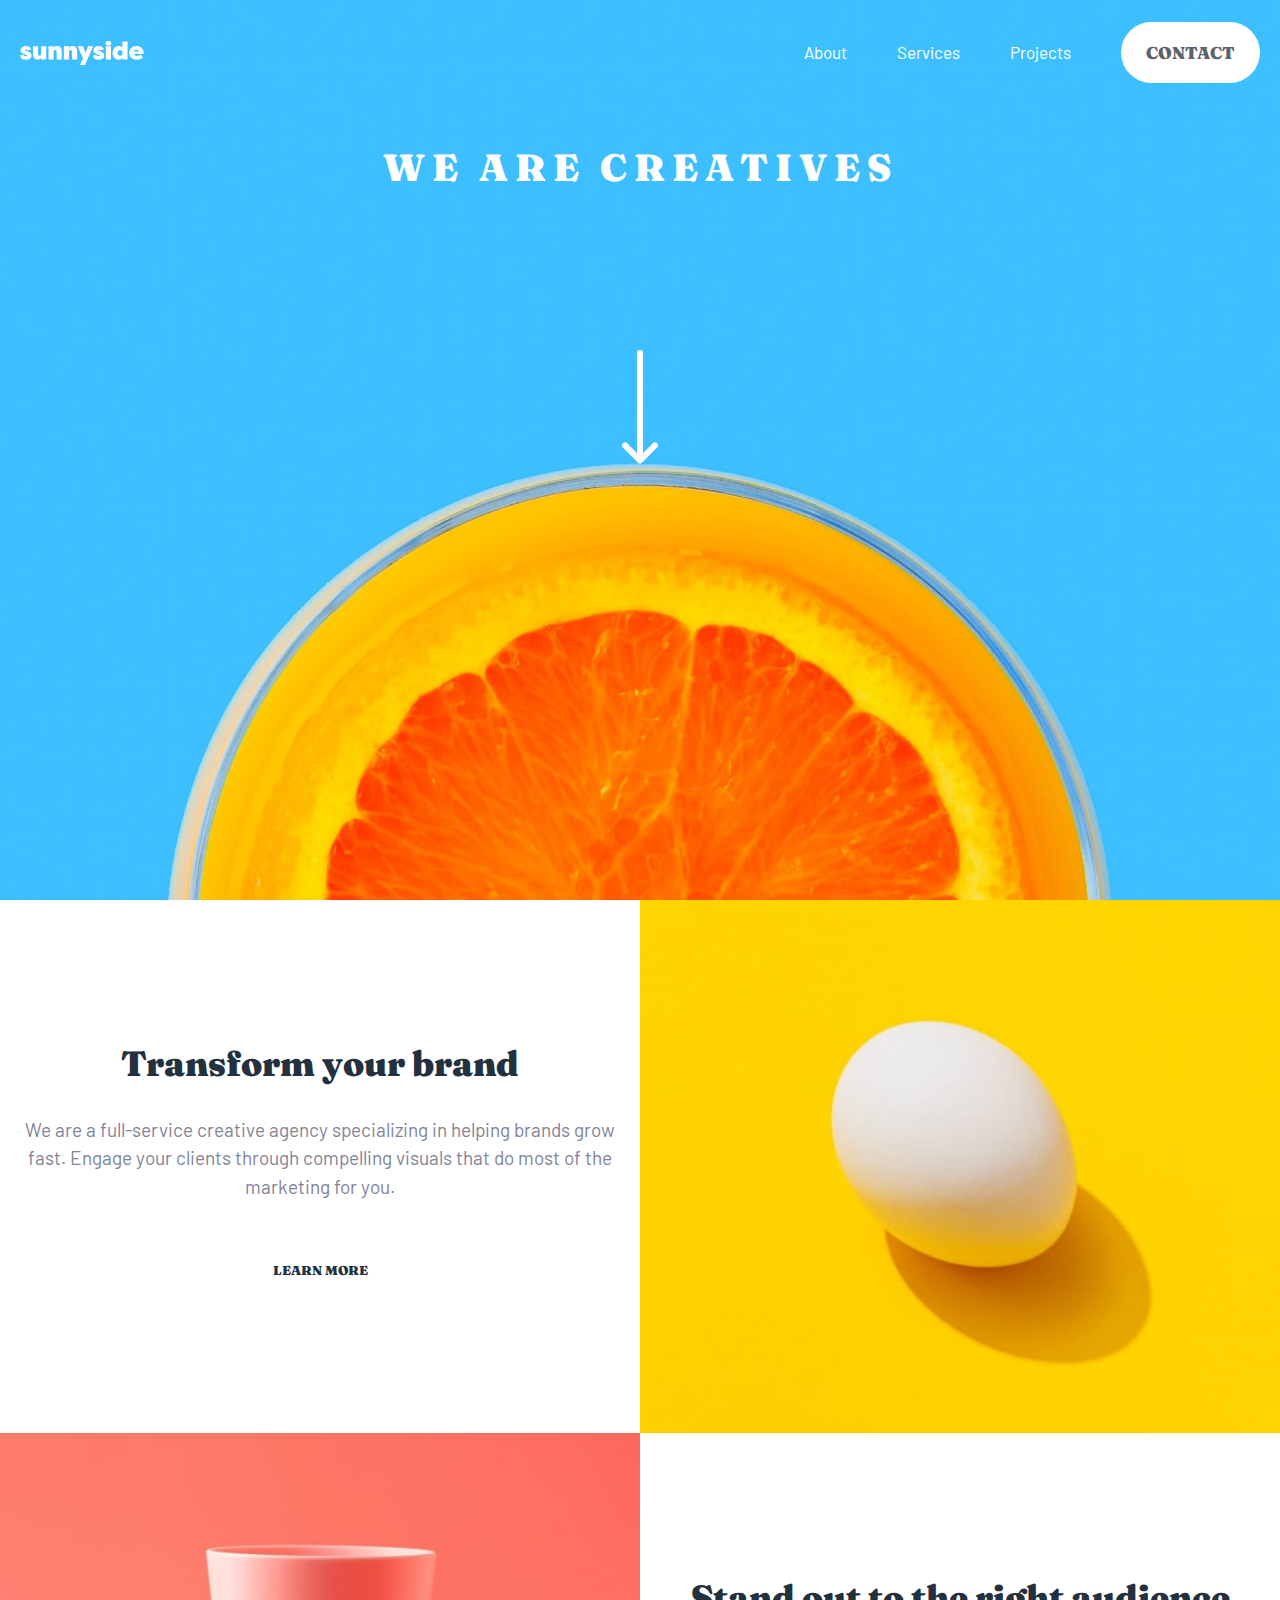
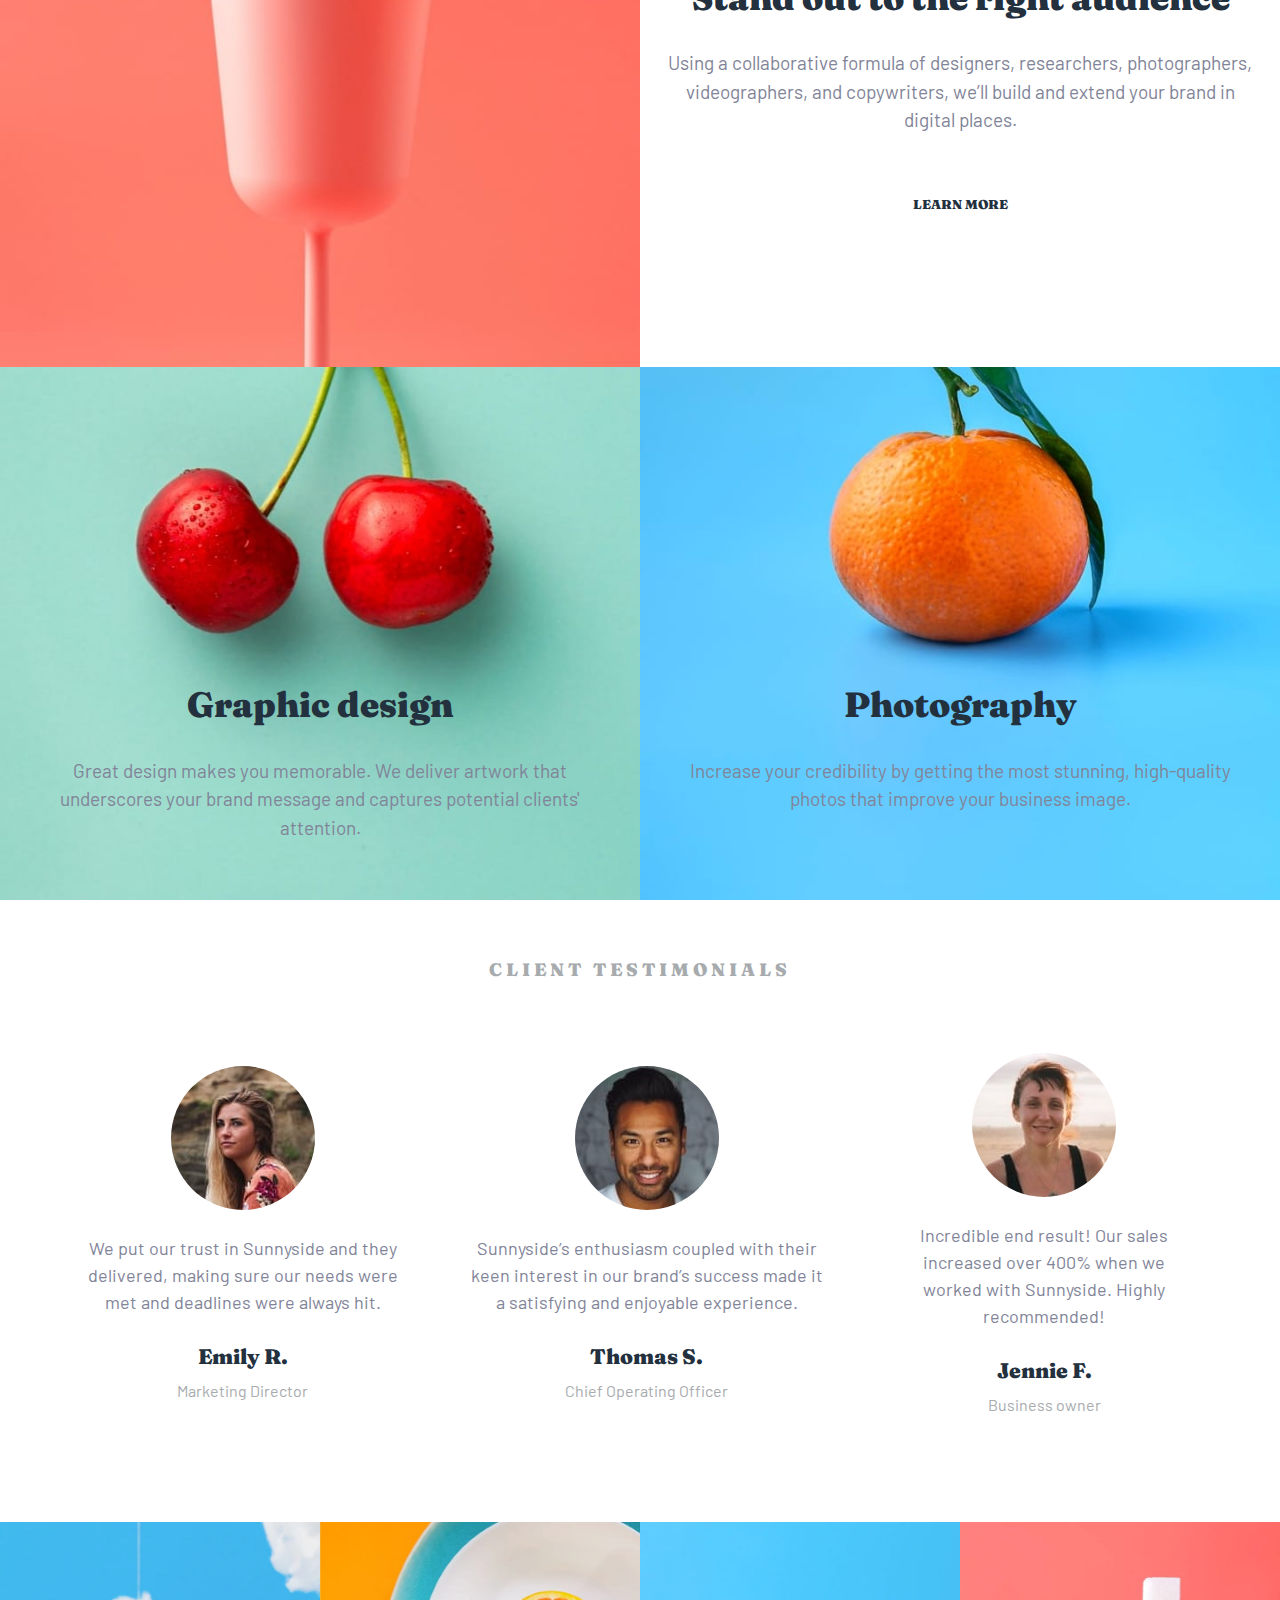
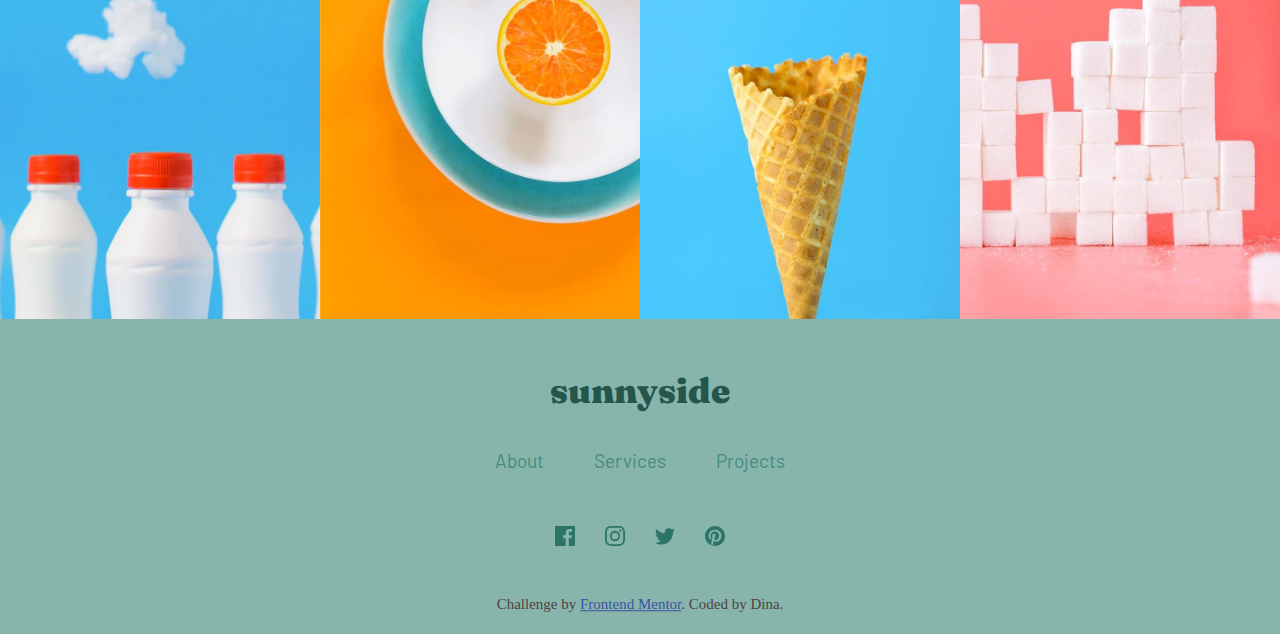
<file: index.html>
<!DOCTYPE html>
<html lang="en">
<head>
  <meta charset="UTF-8">
  <meta name="viewport" content="width=device-width, initial-scale=1.0">
  <link rel="stylesheet" href="style.css">
  <link rel="icon" type="image/png" sizes="32x32" href="./images/favicon-32x32.png">
  <link rel="preconnect" href="https://fonts.googleapis.com">
  <link rel="preconnect" href="https://fonts.gstatic.com" crossorigin>
  <link href="https://fonts.googleapis.com/css2?family=Barlow:wght@600&display=swap" rel="stylesheet">
  <link rel="preconnect" href="https://fonts.googleapis.com">
  <link rel="preconnect" href="https://fonts.gstatic.com" crossorigin>
  <link href="https://fonts.googleapis.com/css2?family=Fraunces:opsz,wght@9..144,700;9..144,900&display=swap"
    rel="stylesheet">
  <title>Frontend Mentor | Sunnyside agency landing page</title>
</head>

<body>
  <div class="wrapper">

  <main class="hero">
    <div class="hero__header">

      <div class="logo"><img src="images/logo.svg" alt="Sunny side logo white"></div>

      <div class="menu"><a href="#"><img src="images/icon-hamburger.svg" id="hamburger__icon" alt="Hamburger menu icon"></a></div>

      <ul class="bubble hidden">
        <li><a href="#">About</a></li>
        <li><a href="#">Services</a></li>
        <li><a href="#">Projects</a></li>
        <li><a href="#">CONTACT</a></li>
     </ul>
      
      <ul class="navbar hidden">
        <li><a href="#">About</a></li>
        <li><a href="#">Services</a></li>
        <li><a href="#">Projects</a></li>
        <li><a href="#">CONTACT</a></li>
      </ul>

    </div>

    <div class="hero__item">
      <h1 class="hero__title">WE ARE CREATIVES</h1>
      <img src="images/icon-arrow-down.svg" alt="White arrow down" class="hero__icon">
    </div>
  </main>

  <section class="transform__image">
    <picture>
      <source srcset="images/desktop/image-transform.jpg" media="(min-width: 751px)" />
      <img src="images/mobile/image-transform.jpg" alt="An egg with a yellow background">
    </picture>
       </section>

     <section class="transform__content">
      <div class="transform__title">
        <h2> Transform your brand</h2>
      </div>
      <div class="transform__text">
        <p>We are a full-service creative agency specializing in helping brands grow fast. 
          Engage your clients through compelling visuals that do most of the marketing for you.</p>
        <p>LEARN MORE</p>            
      </div>
    </section>

    <section class="audience__image">
      <picture>
        <source srcset="images/desktop/image-stand-out-desktop.jpg" media="(min-width: 751px)"/>
        <img src="images/mobile/image-stand-out.jpg" alt="mobile">
      </picture>
    </section>
  
     <section class="audience__content">
      <div class="content__title">
        <h2>Stand out to the right audience</h2>
      </div>
      <div class="content__text">
        <p>Using a collaborative formula of designers, researchers, photographers, videographers, and copywriters, we’ll
          build and extend your brand in digital places.</p>
        <p>LEARN MORE</p>
      </div>
    </section>

    <section class="design">
      <div class="design__image">
        <picture>
          <source srcset="images/desktop/image-graphic-design.jpg" media="(min-width: 751px)" />
          <img src="images/mobile/image-graphic-design.jpg" alt="A cherry on a green background">
        </picture>
      </div>
          
      <div class="design__content">
        <div class="design__title">
          <h2>Graphic design</h2>
        </div>
    
        <div class="design__text">
          <p>Great design makes you memorable. We deliver artwork that underscores your brand message and captures potential
            clients' attention.</p>
        </div>
      </div>
    </section>

    <section class="photography">
      <div class="photography__image">
        <picture>
          <source srcset="images/desktop/image-photography.jpg" media="(min-width: 751px)" />
          <img src="images/mobile/image-photography.jpg" alt="An orange on a blue background">
        </picture>
      </div>
                        
      <div class="photography__content">
        <div class="photography__title">
          <h2> Photography</h2>
        </div>
        <div class="photography__text">
          <p>Increase your credibility by getting the most stunning, high-quality photos that improve your business image.
          </p>
        </div>
      </div>
    </section>

    <section class="testimonial-section">
      <h3 class="testimonial-section__title">CLIENT TESTIMONIALS</h3>
    
      <div class="testimonial-wrapper">
        <div class="testimonial">
          <img src="images/image-emily.jpg" alt="">
          <p>We put our trust in Sunnyside and they delivered, making sure our needs were met and deadlines were always hit.
          </p>
          <h3>Emily R.</h3>
          <p class="testimonial-occupation">Marketing Director</p>
        </div>
        <div class="testimonial">
          <img src="images/image-thomas.jpg" alt="">
          <p>Sunnyside’s enthusiasm coupled with their keen interest in our brand’s success made it a satisfying and
            enjoyable experience.</p>
          <h3>Thomas S.</h3>
          <p class="testimonial-occupation">Chief Operating Officer</p>
        </div>
        <div class="testimonial">
          <img src="images/image-jennie.jpg" alt="">
          <p>Incredible end result! Our sales increased over 400% when we worked with Sunnyside. Highly recommended!</p>
          <h3>Jennie F.</h3>
          <p class="testimonial-occupation">Business owner</p>
        </div>
      </div>
    </section>

    <section class="images">
      <div class="image">
        <picture>
          <source srcset="images/desktop/image-gallery-milkbottles.jpg" media="(min-width: 751px)" />
          <img src="images/mobile/image-gallery-milkbottles.jpg"
            alt="Bottles of milk with blue sky with clouds background ">
        </picture>
      </div>
    
      <div class="image">
        <picture>
          <source srcset="images/desktop/image-gallery-orange.jpg" media="(min-width: 751px)" />
          <img src="images/mobile/image-gallery-orange.jpg" alt="An orange half on a plate with blue edge ">
        </picture>
      </div>
    
      <div class="image">
        <picture>
          <source srcset="images/desktop/image-gallery-cone.jpg" media="(min-width: 751px)" />
          <img src="images/mobile/image-gallery-cone.jpg" alt="Ice-cream cone on a light blue background">
        </picture>
      </div>
    
      <div class="image">
        <picture>
          <source srcset="images/desktop/image-gallery-sugarcubes.jpg" media="(min-width: 751px)" />
          <img src="images/mobile/image-gallery-sugar-cubes.jpg" alt="Ice-cream cone on a light blue background">
        </picture>
      </div>
    </section>

    <footer class="footer">
      <h2>sunnyside</h2>
      
      <ul class="links">
        <li><a href="#">About</a></li>
        <li><a href="#">Services</a></li>
        <li><a href="#">Projects</a></li>
      </ul>
    
      <div class="social">
        <a href="#">
          <svg width="20" height="20" xmlns="http://www.w3.org/2000/svg" class="facebook-icon">
            <path
              d="M18.896 0H1.104C.494 0 0 .494 0 1.104v17.793C0 19.506.494 20 1.104 20h9.58v-7.745H8.076V9.237h2.606V7.01c0-2.583 1.578-3.99 3.883-3.99 1.104 0 2.052.082 2.329.119v2.7h-1.598c-1.254 0-1.496.597-1.496 1.47v1.928h2.989l-.39 3.018h-2.6V20h5.098c.608 0 1.102-.494 1.102-1.104V1.104C20 .494 19.506 0 18.896 0z"
              fill="#2C7566" fill-rule="nonzero" />
          </svg>
        </a>
      
        <a href="#">
          <svg width="20" height="20" xmlns="http://www.w3.org/2000/svg" class="insta-icon">
            <path
              d="M10 1.802c2.67 0 2.987.01 4.042.059 2.71.123 3.975 1.409 4.099 4.099.048 1.054.057 1.37.057 4.04 0 2.672-.01 2.988-.057 4.042-.124 2.687-1.387 3.975-4.1 4.099-1.054.048-1.37.058-4.041.058-2.67 0-2.987-.01-4.04-.058-2.718-.124-3.977-1.416-4.1-4.1-.048-1.054-.058-1.37-.058-4.041 0-2.67.01-2.986.058-4.04.124-2.69 1.387-3.977 4.1-4.1 1.054-.048 1.37-.058 4.04-.058zM10 0C7.284 0 6.944.012 5.877.06 2.246.227.227 2.242.061 5.877.01 6.944 0 7.284 0 10s.012 3.057.06 4.123c.167 3.632 2.182 5.65 5.817 5.817 1.067.048 1.407.06 4.123.06s3.057-.012 4.123-.06c3.629-.167 5.652-2.182 5.816-5.817.05-1.066.061-1.407.061-4.123s-.012-3.056-.06-4.122C19.777 2.249 17.76.228 14.124.06 13.057.01 12.716 0 10 0zm0 4.865a5.135 5.135 0 100 10.27 5.135 5.135 0 000-10.27zm0 8.468a3.333 3.333 0 110-6.666 3.333 3.333 0 010 6.666zm5.338-9.87a1.2 1.2 0 100 2.4 1.2 1.2 0 000-2.4z"
              fill="#2C7566" fill-rule="nonzero" />
          </svg>
        </a>
      
        <a href="#">
          <svg width="20" height="17" xmlns="http://www.w3.org/2000/svg" class="twitter-icon">
            <path
              d="M20 2.172a8.192 8.192 0 01-2.357.646 4.11 4.11 0 001.805-2.27 8.22 8.22 0 01-2.606.996A4.096 4.096 0 0013.847.248c-2.65 0-4.596 2.472-3.998 5.037A11.648 11.648 0 011.392 1a4.109 4.109 0 001.27 5.478 4.086 4.086 0 01-1.858-.513c-.045 1.9 1.318 3.679 3.291 4.075a4.113 4.113 0 01-1.853.07 4.106 4.106 0 003.833 2.849A8.25 8.25 0 010 14.658a11.616 11.616 0 006.29 1.843c7.618 0 11.923-6.434 11.663-12.205A8.354 8.354 0 0020 2.172z"
              fill="#2C7566" fill-rule="nonzero" />
          </svg>
        </a>
      
        <a href="#">
          <svg width="20" height="20" xmlns="http://www.w3.org/2000/svg" class="pinterest-icon">
            <path
              d="M10 0C4.477 0 0 4.477 0 10c0 4.237 2.636 7.855 6.356 9.312-.088-.791-.167-2.005.035-2.868.181-.78 1.172-4.97 1.172-4.97s-.299-.6-.299-1.486c0-1.39.806-2.428 1.81-2.428.852 0 1.264.64 1.264 1.408 0 .858-.546 2.14-.828 3.33-.236.995.5 1.807 1.48 1.807 1.778 0 3.144-1.874 3.144-4.58 0-2.393-1.72-4.068-4.176-4.068-2.845 0-4.516 2.135-4.516 4.34 0 .859.331 1.781.745 2.281a.3.3 0 01.069.288l-.278 1.133c-.044.183-.145.223-.335.134-1.249-.581-2.03-2.407-2.03-3.874 0-3.154 2.292-6.052 6.608-6.052 3.469 0 6.165 2.473 6.165 5.776 0 3.447-2.173 6.22-5.19 6.22-1.013 0-1.965-.525-2.291-1.148l-.623 2.378c-.226.869-.835 1.958-1.244 2.621.937.29 1.931.446 2.962.446 5.523 0 10-4.477 10-10S15.523 0 10 0z"
              fill="#2C7566" fill-rule="nonzero" />
          </svg>
        </a>
       </div>
    </footer>

    <div class="attribution">
      Challenge by <a href="https://www.frontendmentor.io?ref=challenge" target="_blank">Frontend Mentor</a>. 
      Coded by Dina.
    </div>
    
</div>


<script src="script.js"></script>
</body>
</html>
</file>
<file: style.css>
/* Content:

1. General CSS reset
2. Custom variables
3. Cause 1rem to equal 10px for easy math.
4. Core body defaults
5. Hero section
6. Hamburger menu properties
7. Transform__content & audience__content section
8. Design section & Photography section
9. Testimonials section
10. Images section
11. Footer
12. Attribution
13. Media queries */


/* 1. General CSS reset */ 
* {
    margin: 0;
    padding: 0;
    box-sizing: border-box; 
    list-style: none;
}

*, *::before, *::after {
    box-sizing: border-box;
}

input,
button,
textarea,
select {
  font: inherit;
}

img,
picture {
  max-width: 100%;
  display: block;
}

/* 2. Custom variables */

:root {
    --font-family1: 'Barlow', sans-serif;
    --font-family2: 'Fraunces', serif;

    --primary-softred: hsl(7, 99%, 70%);
    --primary-yellow: hsl(51, 100%, 49%);
    --primary-darkdesatcyan: hsl(167, 40%, 24%);
    --primary-darkblue: hsl(198, 62%, 26%);
    --primary-darkmodcyan: hsl(168, 34%, 41%);

    --neutral-darkdesatblue: hsl(212, 27%, 19%);
    --neutral-vdarkgrayblue: hsl(213, 9%, 39%);
    --neutral-darkgrayblue: hsl(232, 10%, 55%);
    --neutral-grayblue: hsl(210, 4%, 67%);
    --neutral-white: hsl(0, 0%, 100%);

    --secondary-yellow: rgba(248, 248, 50, 0.5);
    --secondary-pink: rgba(255, 192, 203, 0.48);
    --secondary-hoverbtn: #6fcfff;
}

/* 3. Cause 1rem to equal 10px for easy math. */
html { 
    font-size: 62.5%;
}

/* 4. Core body defaults */
body {
    min-height: 100vh;
    text-rendering: optimizeSpeed;
    line-height: 1.5;
    font-size: 1.8rem;
}

.wrapper {
    position: relative;
    margin: 0 auto;
    max-width: 1440px;
    height: 100%;
    display: grid;
    grid-template-columns: 1fr;
}

/* 5. Hero section */

.hero {
    background: url(images/mobile/image-header.jpg) no-repeat;
    background-size: cover;
    background-position: center center;
    min-height: 100vh;   
}

.hero__header {
    display: flex;
    align-items: center;
    justify-content: space-between;
    margin-inline: 2rem;
    margin-block: 4rem;
}

/* 6. Hamburger menu properties */

.bubble {
    position: absolute;
    background: var(--neutral-white);
    color: var(--neutral-vdarkgrayblue);
    font-family: var(--font-family1);
    font-size: 2rem;
    line-height: 6rem;
    text-align: center;
    top: 2%;
    left: 50%;
    transform: translate(-50%, -2%);
    z-index: 999;
    width: clamp(250px, 85vw, 550px);
    height: 306px;
    border-radius: 0px;
}

.bubble:after {
    content: '';
    position: absolute;
    display: block;
    width: 0;
    z-index: 1;
    border-style: solid;
    border-width: 0 0 30px 29px;
    border-color: transparent transparent var(--neutral-white) transparent;
    top: -30px;
    left: 94%;
    margin-left: -14.5px;
}

.bubble li {
    margin-block-start: .8rem;
}

.bubble li a {
    text-decoration: none;
    color: var(--neutral-vdarkgrayblue);
}

.bubble li a:hover {
    color: var(--neutral-darkgrayblue);
}

.bubble li:last-child {
    display: inline-block;
    padding-inline: 3.5rem;
    padding-block: .1rem;
    font-family: var(--font-family2);
    font-size: 1.7rem;
    font-weight: 900;
    background-color: var(--primary-yellow);
    border-radius: 5rem;
} 

.hero__item {
    display: flex;
    flex-direction: column;
    justify-content: center;
    align-items: center;
}

.hero__title {
    font-family: var(--font-family2);
    font-weight: 900;
    font-size: 2.1em;
    color: var(--neutral-white);
    text-align: center;
    letter-spacing: .7rem;
    line-height: 1.3;
    margin-block-start: 3.7rem;
}

.hero__icon {
    position: absolute;
    top: 35rem; 
    color: var(--neutral-white);
  }

/* 7. Transform__content & audience__content section */

.transform__content, .audience__content {
    display: flex;
    flex-direction: column;
    align-items: center;
    justify-content: center;
}

.transform__title h2, .content__title h2, .design__title h2, .photography__title h2 {
    color: var(--neutral-darkdesatblue);
    font-family: var(--font-family2);
    font-weight: 900;
    text-align: center;
    margin-inline: 3.3rem;
    margin-block-start: 4.6rem;
    font-size: 3.5rem;
}

.transform__text p, .content__text p, .design__text p, .photography__text p {
    color: var(--neutral-darkgrayblue);
    font-family: var(--font-family1);
    font-size: 1.9rem;
    text-align: center;
    margin-inline: 2.2rem;
    margin-block-start: 2.5rem;
    margin-block-end: 6rem;
  
}

.transform__text p:last-of-type, .content__text p:last-of-type {
    position: relative;
    font-family: var(--font-family2);
    font-size: 1.3rem;
    font-weight: 900;
    color: var(--neutral-darkdesatblue);
}

.transform__text p:last-of-type:hover:after {
    content: ""; 
    position: absolute;
    top: 85%;
    bottom: 150px;
    right: 50%;
    transform: translate(50%, -50%);
    width: 12rem;
    height: 9px; 
    background-color: var(--secondary-yellow);
    border-radius: 10px;
    z-index: -1;
}

  .content__text p:last-of-type:hover:after {
    content: ""; 
    position: absolute;
    top: 85%;
    bottom: 150px;
    right: 50%;
    transform: translate(50%, -50%);
    width: 12rem;
    height: 9px;
    background-color: var(--secondary-pink);
    border-radius: 10px;
    z-index: -1;
  }

/* 8. Design section & Photography section */

.design, .photography {
     position: relative;
 }

.design__content, .photography__content {
    position: absolute;
    margin-block-end: 6rem;
    top: 50%;
}


/* 9. Testimonials section */

.testimonial-section {
    display: flex;
    flex-direction: column;
    justify-content: center;
    align-items: center;
    margin-block-start: 4.6rem; 
}

.testimonial-section__title {
    font-family: var(--font-family2);
    font-size: 1.8rem;
    font-weight: 900;
    color: var(--neutral-grayblue);
    letter-spacing: .4rem;
    padding: 1rem;
}

.testimonial-wrapper {
    padding: 5rem;
}

.testimonial {
    display: flex;
    flex-direction: column;
    align-items: center;
    justify-content: center;
    text-align: center;
    padding: 1rem;
}

.testimonial img {
    border-radius: 50%;
}

.testimonial p {
    font-family: var(--font-family1);
    font-size: 1.8rem;
    color: var(--neutral-darkgrayblue);
    padding: 2.5rem;
}

.testimonial h3 {
    font-family: var(--font-family2);
    font-weight: 900;
    color: var(--neutral-darkdesatblue);
}

p.testimonial-occupation {
    color: var(--neutral-grayblue);
    font-size: 1.6rem;
    margin-block-start: .5rem;
    margin-block-end: 2rem;
    padding-block-start: .1rem;
}

/* 10. Images section */

/* this is a subgrid! */
.images {
    display: grid;
    grid-template-columns: 1fr 1fr;
}

/* 11. Footer */

.footer {
    background-color: hsla(168, 34%, 41%, 0.647);
    display: flex;
    flex-direction: column;
    align-items: center;
    justify-content: center;
}

.footer h2 {
    color: var(--primary-darkdesatcyan);
    font-family: var(--font-family2);
    font-weight: 900;
    font-size: 3.5rem;
    margin-block-start: 4.6rem;
    margin-block-end: 3rem;
  }

.links {
    display: flex;
    justify-content: space-between;
    gap: 5rem;
}

.links a {
    text-decoration: none;
    font-family: var(--font-family1);
    font-size: 1.9rem;
    color: var(--primary-darkmodcyan);
}

.links a:hover {
    color: var(--neutral-white);
    transition: all ease 0.3s;
}

.social {
    display: flex;
    flex-direction: row;
    gap: 3rem;
    margin-block-start: 5rem;
    margin-block-end: 8rem;
}

.social svg:hover path {
    fill: var(--neutral-white);
    transition: all ease 0.3s;
}

.hidden {
    display: none;
}

/* 12. Attribution */

.attribution { 
    position: absolute;
    font-size: 1.5rem; 
    text-align: center;
    transform: translate(-50%, 50%);
    left: 50%;
    bottom: 3rem;
    color: rgb(80, 65, 65);
}

.attribution a { 
    color: hsl(228, 45%, 44%); }


/* 13. Media queries */

@media (width > 750px) {
    .wrapper {
        display: grid;
        grid-template-columns: 1fr 1fr;    
        grid-template-rows:auto;   
    }

    .hero {
        grid-column: 1 /span 2;
        background: url(images/desktop/image-header.jpg) no-repeat;
        background-size: cover;
        background-position: center center;
        min-height: 100vh;   
    }

    .menu img {
        display: none;
    }

    .navbar {
        display: flex;
        align-items: center;
        justify-content: center;
        gap: 5rem;
        font-family: var(--font-family1);
        font-size: 1.7rem;
    }

    .navbar li a {
        text-decoration: none;
        color: var(--neutral-white);
    }

    .navbar li:last-of-type a {
        padding-inline: 2.5rem;
        padding-block: 2rem;
        font-family: var(--font-family2);
        font-weight: 900;
        color: var(--neutral-vdarkgrayblue);
        background-color: var(--neutral-white);
        border-radius: 50px;
    }

    .navbar li:last-of-type a:hover {
        color: var(--neutral-white);
        background-color: var(--secondary-hoverbtn);
    }

    .bubble {
        display: none;
    }

    .transform__image {
        grid-row: 2;
        grid-column: 2;
      }

    .transform__content {
        grid-row: 2;
        grid-column: 1;
    }

    .transform__text {
        grid-row: 2;
        grid-column: 2;
      }

      .testimonial-section {
        grid-column: 1 /span 2;
      }

      .testimonial-wrapper {
        display: flex;
        flex-direction: row;
      }

      .images {
        display: grid;
        grid-column: 1 /span 2;
        grid-template-columns: repeat(4, 1fr);
      }

      .footer {
        grid-column: 1 /span 2;
      }
}

@media (751px <= width <= 1016px) {
 .transform__image, .audience__image {
    display: flex;
    align-items: center;
 }

 .design__content, .photography__content {
    top: 50%;
    left: 50%; 
    transform: translate(-50%, -50%);
 }

 .design__text p, .photography__text p {
    font-size: 1.6rem;
 }
  }
</file>
